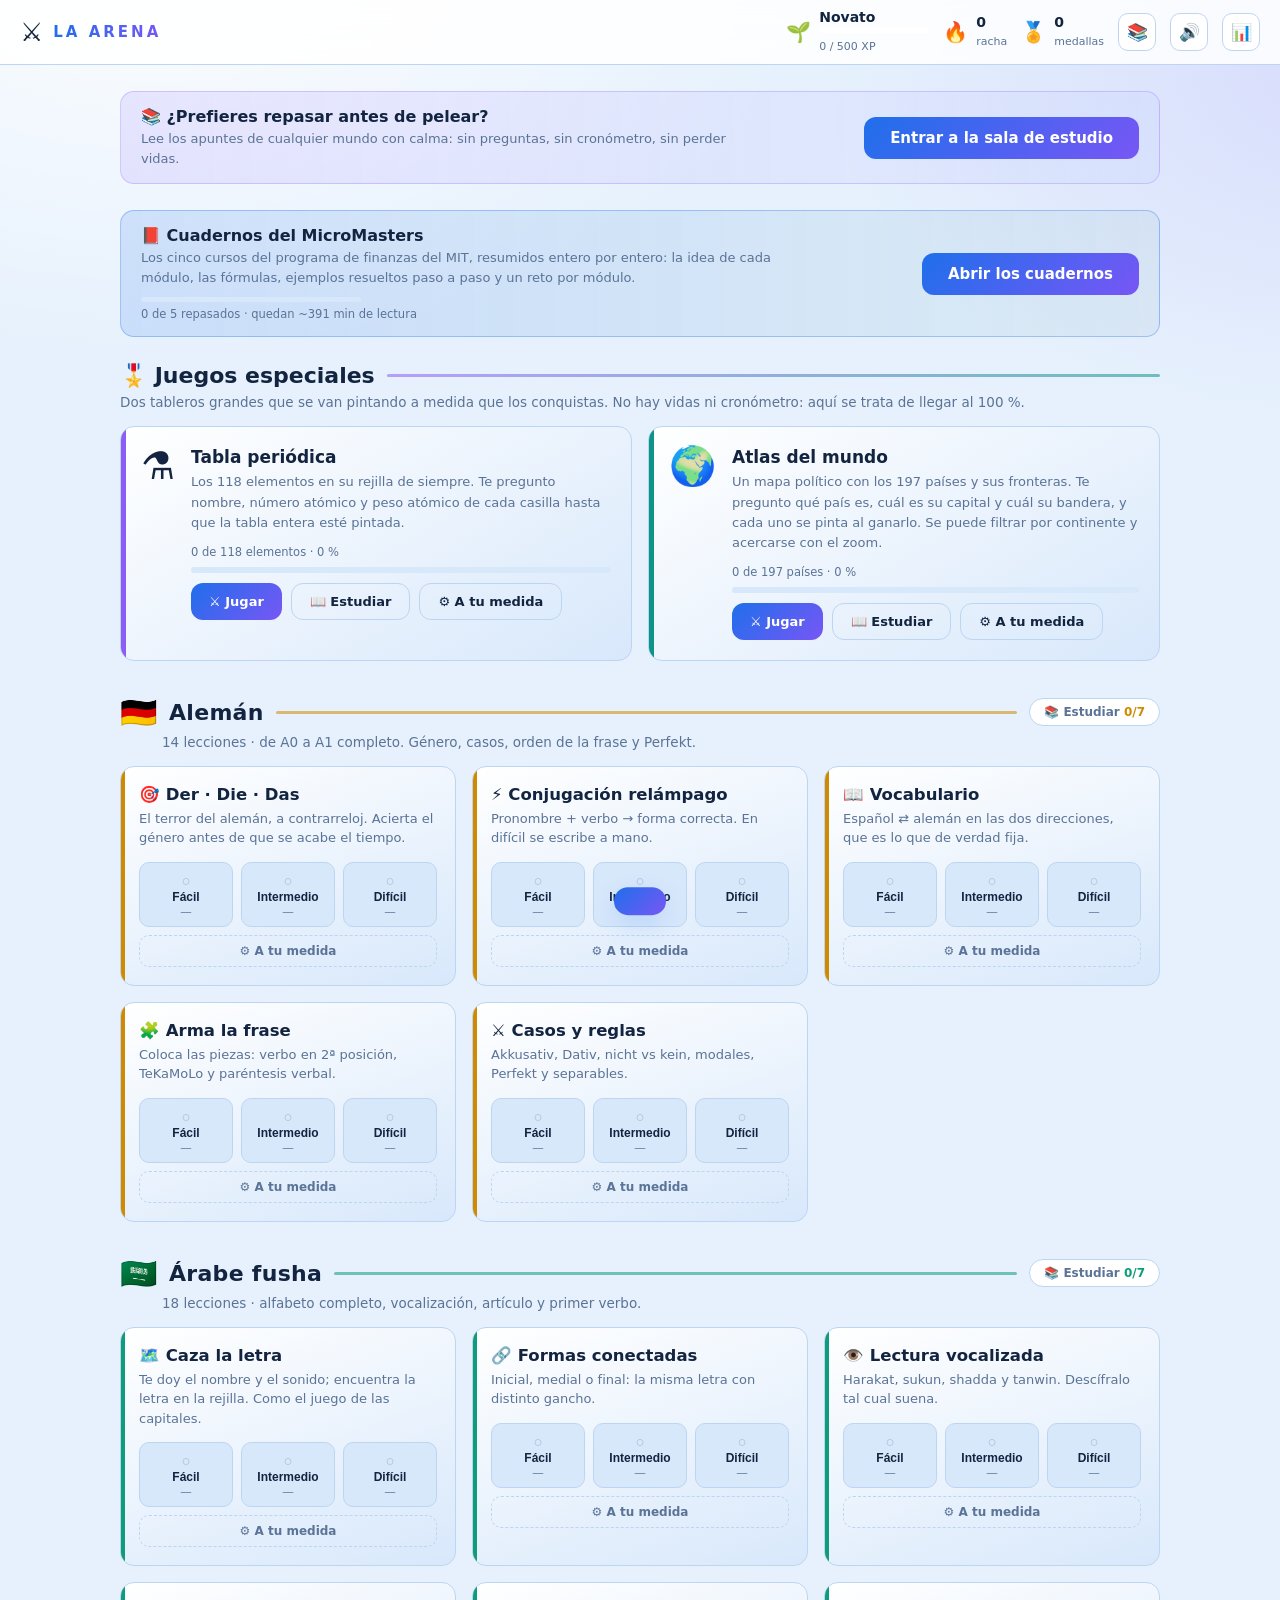
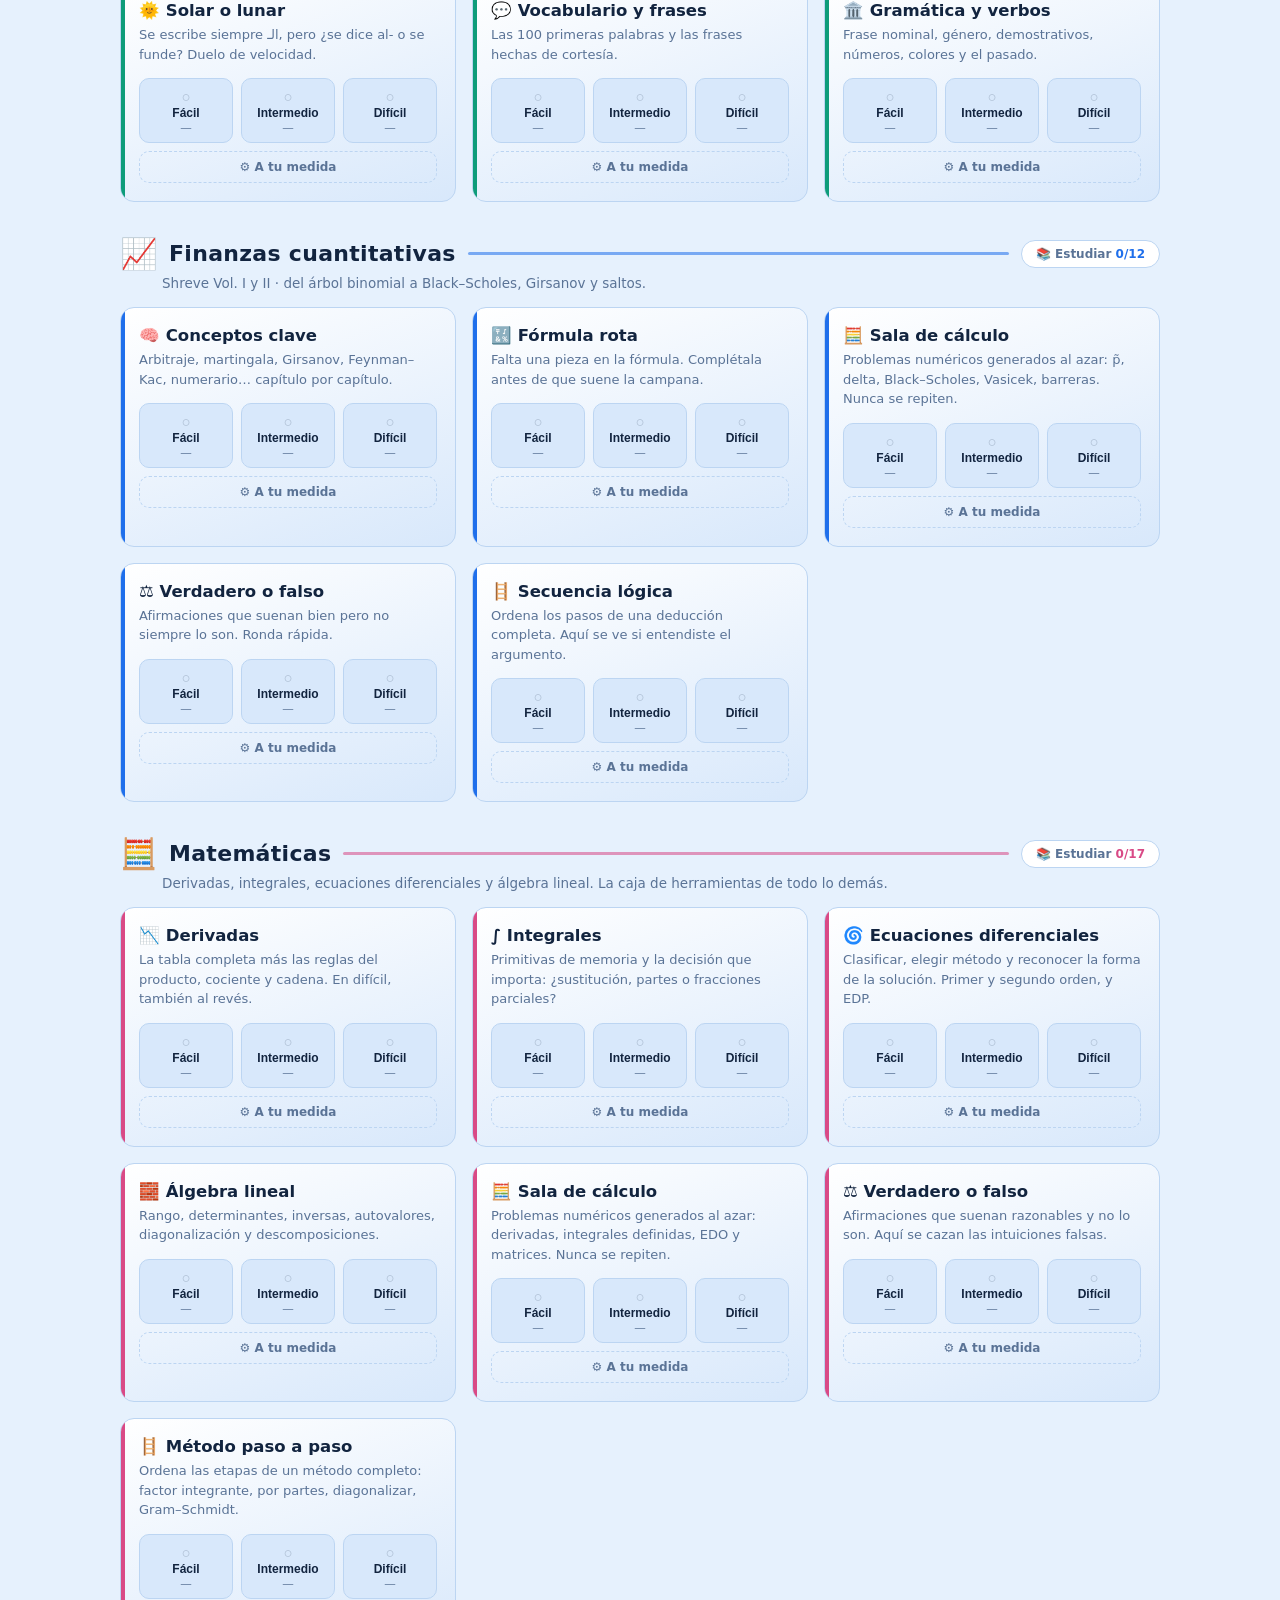
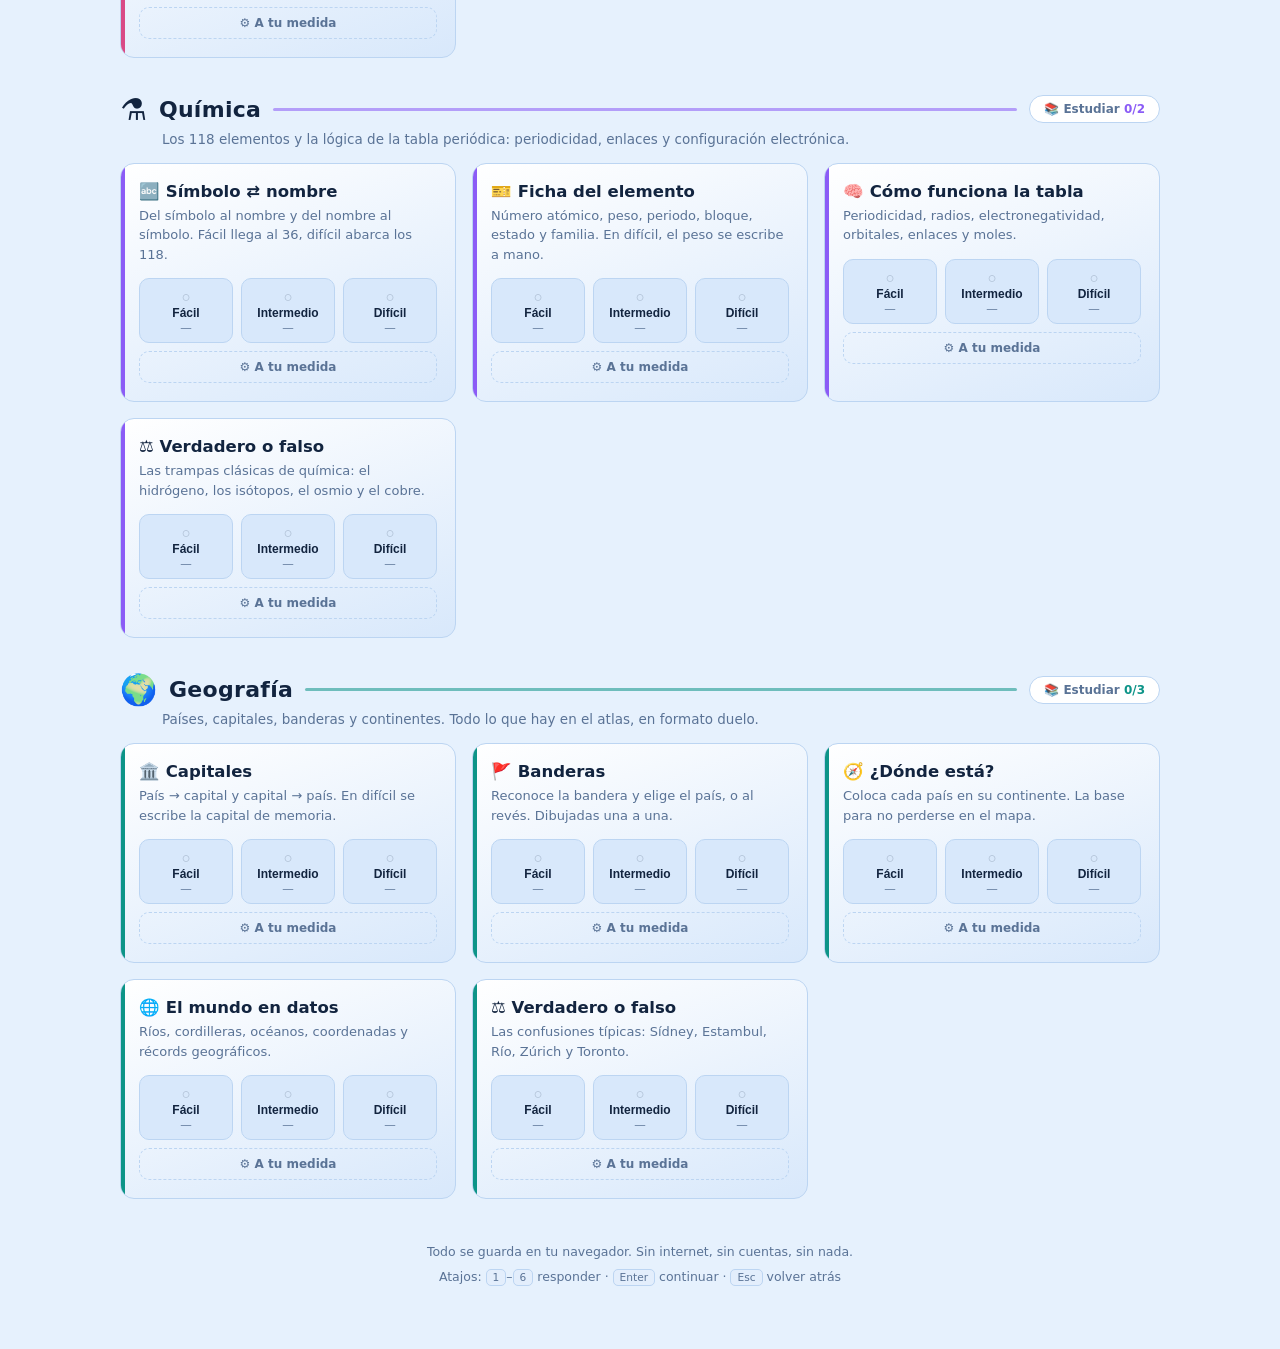
<file: index.html>
<!DOCTYPE html>
<html lang="es">
<head>
<meta charset="utf-8">
<meta name="viewport" content="width=device-width, initial-scale=1">
<title>La Arena · Dojo de Joaquín</title>
<link rel="stylesheet" href="css/estilos.css">
<link rel="stylesheet" href="css/especiales.css">

<!-- Instalable y sin internet cuando está publicada. Con Jugar.bat (file://)
     todo esto se ignora solo: el manifiesto no aplica y el service worker
     ni se registra, así que la app local sigue funcionando igual. -->
<link rel="manifest" href="manifest.webmanifest">
<meta name="theme-color" content="#2f6fed">
<meta name="apple-mobile-web-app-capable" content="yes">
<meta name="apple-mobile-web-app-status-bar-style" content="default">
<meta name="apple-mobile-web-app-title" content="La Arena">
<link rel="apple-touch-icon" href="iconos/icono-192.png">
<link rel="icon" href="iconos/icono-192.png">
</head>
<body>

<!-- ================= CABECERA ================= -->
<header id="barra">
  <div class="marca" id="ir-inicio">
    <span class="logo">⚔️</span>
    <span class="titulo">LA ARENA</span>
  </div>
  <div class="stats-barra">
    <div class="stat" title="Rango actual">
      <span class="stat-icono" id="rango-icono">🌱</span>
      <div class="stat-txt">
        <b id="rango-nombre">Novato</b>
        <div class="barra-xp"><i id="barra-xp-fill"></i></div>
        <small id="rango-xp">0 / 500 XP</small>
      </div>
    </div>
    <div class="stat" title="Racha diaria: días seguidos entrenando">
      <span class="stat-icono">🔥</span>
      <div class="stat-txt"><b id="racha-num">0</b><small>racha</small></div>
    </div>
    <div class="stat" title="Medallas ganadas">
      <span class="stat-icono">🏅</span>
      <div class="stat-txt"><b id="medallas-num">0</b><small>medallas</small></div>
    </div>
    <button class="btn-icono" id="btn-estudiar" title="Sala de estudio: leer los apuntes sin preguntas">📚</button>
    <button class="btn-icono" id="btn-sonido" title="Activar / desactivar sonido">🔊</button>
    <button class="btn-icono" id="btn-perfil" title="Ver mi progreso">📊</button>
  </div>
</header>

<main>

<!-- ================= INICIO ================= -->
<section id="pantalla-inicio" class="pantalla activa">

  <div id="aviso-repaso" class="aviso oculto">
    <span>⚠️ Tienes <b id="repaso-cuenta">0</b> conceptos flojos acumulados.</span>
    <button class="btn btn-peligro" id="btn-repaso">Duelo de repaso</button>
  </div>

  <div class="banda-estudio">
    <div>
      <b>📚 ¿Prefieres repasar antes de pelear?</b>
      <p>Lee los apuntes de cualquier mundo con calma: sin preguntas, sin cronómetro, sin perder vidas.</p>
    </div>
    <button class="btn" id="btn-ir-estudio">Entrar a la sala de estudio</button>
  </div>

  <div class="banda-cuad" id="cuadernos">
    <div>
      <b>📕 Cuadernos del MicroMasters</b>
      <p>Los cinco cursos del programa de finanzas del MIT, resumidos entero por entero: la idea de cada módulo, las fórmulas, ejemplos resueltos paso a paso y un reto por módulo.</p>
      <span class="banda-cuad-prog"><i id="cuad-banda-fill"></i></span>
      <small id="cuad-banda-txt"></small>
    </div>
    <button class="btn" id="btn-ir-cuadernos">Abrir los cuadernos</button>
  </div>

  <div class="especiales-cab">
    <h2>🎖️ Juegos especiales</h2>
    <span class="cinta"></span>
  </div>
  <p class="mundo-desc" style="margin-left:0">Dos tableros grandes que se van pintando a medida que los conquistas. No hay vidas ni cronómetro: aquí se trata de llegar al 100&nbsp;%.</p>
  <div id="especiales" class="rejilla-especiales"></div>

  <div id="mundos" style="margin-top:34px"></div>

  <footer class="pie">
    <p>Todo se guarda en tu navegador. Sin internet, sin cuentas, sin nada.</p>
    <p class="pie-tecla">Atajos: <kbd>1</kbd>–<kbd>6</kbd> responder · <kbd>Enter</kbd> continuar · <kbd>Esc</kbd> volver atrás</p>
  </footer>
</section>

<!-- ================= JUEGO ================= -->
<section id="pantalla-juego" class="pantalla">
  <div id="hud">
    <button class="btn-icono" id="btn-salir" title="Abandonar batalla">✕</button>
    <div id="hud-vidas" class="vidas"></div>
    <div id="hud-progreso" class="progreso-caja">
      <div class="progreso"><i id="progreso-fill"></i></div>
      <small id="progreso-txt">0 / 10</small>
    </div>
    <div id="hud-combo" class="combo">×1</div>
    <div id="hud-puntos" class="puntos">0</div>
  </div>

  <div id="cronometro" class="cronometro oculto"><i id="cronometro-fill"></i></div>

  <div id="zona-pregunta">
    <div id="etiqueta-juego" class="etiqueta"></div>
    <div id="enunciado"></div>
    <div id="subenunciado" class="sub"></div>
    <div id="zona-respuesta"></div>
    <div id="pista-caja" class="pista oculta"></div>
  </div>

  <div id="feedback" class="feedback oculto">
    <div id="feedback-cabecera"></div>
    <div id="feedback-nota"></div>
    <button class="btn btn-grande" id="btn-siguiente">Siguiente →</button>
  </div>
</section>

<!-- ================= RESULTADO ================= -->
<section id="pantalla-fin" class="pantalla">
  <div class="resultado">
    <div id="fin-estrellas" class="estrellas"></div>
    <h1 id="fin-titulo">¡Victoria!</h1>
    <p id="fin-sub" class="fin-sub"></p>
    <div class="rejilla-res">
      <div class="res-caja"><b id="fin-aciertos">0</b><small>aciertos</small></div>
      <div class="res-caja"><b id="fin-precision">0%</b><small>precisión</small></div>
      <div class="res-caja"><b id="fin-combo">0</b><small>mejor combo</small></div>
      <div class="res-caja destacada"><b id="fin-xp">+0</b><small>XP ganado</small></div>
    </div>
    <div id="fin-logros" class="logros"></div>
    <div class="acciones">
      <button class="btn btn-grande" id="btn-otra">Otra batalla</button>
      <button class="btn btn-fantasma" id="btn-volver">Volver al dojo</button>
    </div>
  </div>
</section>

<!-- ================= ESTUDIO · ÍNDICE ================= -->
<section id="pantalla-estudio" class="pantalla">
  <div class="estudio-cab">
    <h1>📚 Sala de estudio</h1>
    <p>Los mismos temas que salen en los juegos, explicados de corrido. Aquí no se pierde nada: lee, repasa y cuando lo tengas claro, baja a la arena.</p>
  </div>
  <div class="banda-cuad banda-cuad-min">
    <div>
      <b>📕 ¿Buscas los cuadernos del MicroMasters?</b>
      <p>Los apuntes de aquí abajo son de repaso rápido. Los cinco cursos del MIT están resumidos aparte, cada uno en su propia página.</p>
    </div>
    <button class="btn btn-fantasma" id="btn-estudio-cuadernos">Ver los cuadernos</button>
  </div>

  <div id="estudio-filtros" class="chips"></div>
  <div id="estudio-lista"></div>
  <div class="acciones" style="margin-top:30px">
    <button class="btn btn-fantasma" id="btn-estudio-volver">← Volver al dojo</button>
  </div>
</section>

<!-- ================= ESTUDIO · LECTURA ================= -->
<section id="pantalla-lectura" class="pantalla">
  <article class="lectura">
    <div class="lectura-top">
      <button class="btn-icono" id="btn-lectura-volver" title="Volver al índice de apuntes">←</button>
      <div id="lectura-migas" class="migas"></div>
    </div>
    <h1 id="lectura-titulo"></h1>
    <p id="lectura-res" class="lectura-res"></p>

    <nav id="lectura-indice" class="indice-ap"></nav>

    <div id="lectura-cuerpo"></div>

    <div class="lectura-pie">
      <button class="btn btn-grande" id="btn-marcar-leido"></button>
      <div id="lectura-nav" class="lectura-nav"></div>
      <button class="btn btn-fantasma" id="btn-lectura-jugar">⚔️ Jugar los juegos de este mundo</button>
    </div>
  </article>
</section>

<!-- ================= CUADERNOS ================= -->
<section id="pantalla-cuadernos" class="pantalla">
  <div class="cuadernos-cab">
    <h1>📕 Cuadernos del MicroMasters</h1>
    <p>Los cinco cursos del <b>MITx MicroMasters in Finance</b>, cada uno resumido en un cuaderno propio.
       No son preguntas: se leen. Cada módulo trae la idea en una frase, las fórmulas que hay que saberse,
       ejemplos numéricos resueltos línea por línea, la trampa que cae en el examen y un reto con la
       solución escondida. Están en el orden de estudio recomendado.</p>
    <div class="cuadernos-prog">
      <small id="cuadernos-cuenta">0 de 5 repasados</small>
      <div class="barra"><i id="cuadernos-barra"></i></div>
    </div>
  </div>

  <div id="cuadernos-lista"></div>

  <div class="acciones" style="margin-top:30px">
    <button class="btn btn-fantasma" id="btn-cuadernos-volver">← Volver al dojo</button>
  </div>
</section>

<!-- ================= TABLA PERIÓDICA ================= -->
<section id="pantalla-tabla" class="pantalla">
  <div class="tablero-cab">
    <button class="btn-icono" id="qu-volver" title="Volver al dojo">←</button>
    <div>
      <h1>⚗️ Tabla periódica</h1>
      <p class="sub-t">Los 118 elementos. En <b>estudiar</b> ves la ficha completa de cada uno; en <b>conquistar</b> te pregunto el nombre, el número atómico y el peso, y solo con las tres bien se pinta la casilla.</p>
    </div>
    <div class="tablero-modos">
      <button class="modo-btn" id="qu-modo-estudio">📖 Estudiar</button>
      <button class="modo-btn" id="qu-modo-conquista">⚔️ Conquistar</button>
      <button class="modo-btn" id="qu-modo-perso">⚙️ A tu medida</button>
    </div>
  </div>

  <div class="tablero-progreso">
    <small id="qu-progreso-txt">0 / 118</small>
    <div class="barra"><i id="qu-progreso-fill"></i></div>
  </div>

  <div class="tablero-cuerpo">
    <div>
      <div class="qu-scroll"><div id="qu-rejilla"></div></div>
      <div id="qu-leyenda"></div>
    </div>
    <aside id="qu-panel"></aside>
  </div>
</section>

<!-- ================= ATLAS DEL MUNDO ================= -->
<section id="pantalla-atlas" class="pantalla">
  <div class="tablero-cab">
    <button class="btn-icono" id="ge-volver" title="Volver al dojo">←</button>
    <div>
      <h1>🌍 Atlas del mundo</h1>
      <p class="sub-t">Toca cualquier país del mapa. En <b>estudiar</b> ves su capital y su bandera; en <b>conquistar</b> te pregunto qué país es, cuál es su capital y cuál su bandera.</p>
    </div>
    <div class="tablero-modos">
      <button class="modo-btn" id="ge-modo-estudio">📖 Estudiar</button>
      <button class="modo-btn" id="ge-modo-conquista">⚔️ Conquistar</button>
      <button class="modo-btn" id="ge-modo-perso">⚙️ A tu medida</button>
    </div>
  </div>

  <div class="tablero-progreso">
    <small id="ge-progreso-txt">0 / 0</small>
    <div class="barra"><i id="ge-progreso-fill"></i></div>
  </div>

  <div id="ge-continentes" class="chips"></div>

  <div class="tablero-cuerpo">
    <div id="ge-mapa"></div>
    <aside id="ge-panel"></aside>
  </div>
</section>

<!-- ================= PERFIL ================= -->
<section id="pantalla-perfil" class="pantalla">
  <div class="perfil">
    <h1>📊 Mi progreso</h1>
    <div id="perfil-resumen" class="rejilla-res"></div>
    <h2>🏅 Vitrina de medallas</h2>
    <div id="perfil-medallas"></div>
    <h2>🎯 Lo que más se te resiste</h2>
    <div id="perfil-flojos"></div>
    <h2>💾 Llevarme el progreso a otro dispositivo</h2>
    <div class="copia">
      <p>El progreso se guarda en este navegador, así que no viaja solo. Guarda una copia
         aquí, ábrela en el otro dispositivo y se juntan las dos partidas: se quedan las
         medallas mejores y todo lo conquistado en cualquiera de los dos.</p>
      <div class="copia-btns">
        <button class="btn" id="btn-exportar">⬇️ Guardar copia</button>
        <button class="btn btn-fantasma" id="btn-importar">⬆️ Restaurar copia</button>
        <input type="file" id="campo-copia" accept=".json,application/json" hidden>
      </div>
      <p id="copia-aviso" class="copia-aviso"></p>
    </div>

    <div class="acciones">
      <button class="btn btn-fantasma" id="btn-perfil-volver">Volver</button>
      <button class="btn btn-peligro-fantasma" id="btn-borrar">Borrar todo mi progreso</button>
    </div>
  </div>
</section>

</main>

<!-- ================= NIVEL PERSONALIZADO ================= -->
<div id="perso" class="modal oculto">
  <div class="modal-caja" role="dialog" aria-modal="true" aria-labelledby="perso-titulo">
    <div class="modal-cab">
      <div>
        <h2 id="perso-titulo">⚙️ A tu medida</h2>
        <p id="perso-juego" class="modal-sub"></p>
      </div>
      <button class="btn-icono" id="perso-cerrar" title="Cerrar">✕</button>
    </div>

    <div class="perso-campo" id="perso-campo-base">
      <label>Contenido y dificultad de las preguntas</label>
      <div id="perso-base" class="perso-chips"></div>
      <small id="perso-base-nota"></small>
    </div>

    <div class="perso-campo">
      <label for="perso-preguntas"><span id="perso-preguntas-tit">Preguntas</span> · <b id="perso-preguntas-val">15</b></label>
      <input type="range" id="perso-preguntas" min="3" max="40" step="1">
      <small id="perso-preguntas-nota"></small>
    </div>

    <div class="perso-campo">
      <label for="perso-vidas">Vidas · <b id="perso-vidas-val">5</b></label>
      <input type="range" id="perso-vidas" min="1" max="10" step="1">
      <small id="perso-vidas-nota"></small>
    </div>

    <div class="perso-campo">
      <label for="perso-tiempo">Tiempo por pregunta · <b id="perso-tiempo-val">sin límite</b></label>
      <input type="range" id="perso-tiempo" min="0" max="90" step="1">
      <small id="perso-tiempo-nota"></small>
    </div>

    <div class="perso-campo">
      <label>Atajos</label>
      <div id="perso-presets" class="perso-chips"></div>
    </div>

    <p id="perso-resumen" class="perso-resumen"></p>

    <div class="modal-acciones">
      <button class="btn btn-grande" id="perso-empezar">⚔️ Empezar batalla</button>
      <button class="btn btn-fantasma" id="perso-cancelar">Cancelar</button>
    </div>
  </div>
</div>

<div id="brindis" class="brindis"></div>

<script src="datos/aleman.js" charset="utf-8"></script>
<script src="datos/arabe.js" charset="utf-8"></script>
<script src="datos/finanzas.js" charset="utf-8"></script>
<script src="datos/matematicas.js" charset="utf-8"></script>
<script src="datos/quimica.js" charset="utf-8"></script>
<script src="datos/geografia.js" charset="utf-8"></script>
<script src="datos/mapa-mundi.js" charset="utf-8"></script>
<script src="datos/apuntes-aleman.js" charset="utf-8"></script>
<script src="datos/apuntes-arabe.js" charset="utf-8"></script>
<script src="datos/apuntes-finanzas.js" charset="utf-8"></script>
<script src="datos/apuntes-matematicas.js" charset="utf-8"></script>
<script src="datos/apuntes-quimica.js" charset="utf-8"></script>
<script src="datos/apuntes-geografia.js" charset="utf-8"></script>
<script src="datos/cuadernos.js" charset="utf-8"></script>
<script src="datos/ejercicios-matematicas.js" charset="utf-8"></script>
<script src="datos/ejercicios-finanzas.js" charset="utf-8"></script>
<script src="js/motor.js" charset="utf-8"></script>
<script src="js/juegos.js" charset="utf-8"></script>
<script src="js/estudio.js" charset="utf-8"></script>
<script src="js/cuadernos.js" charset="utf-8"></script>
<script src="js/especiales.js" charset="utf-8"></script>
<script src="js/app.js" charset="utf-8"></script>

<script>
/* El service worker solo existe en la versión publicada: en file:// no está
   permitido y lanzaría un error en la consola cada vez que se abre. */
if("serviceWorker" in navigator && location.protocol.startsWith("http")){
  window.addEventListener("load", () => {
    navigator.serviceWorker.register("sw.js").catch(() => {});
  });
}
</script>
</body>
</html>
</file>
<file: css/estilos.css>
/* ============================================================
   LA ARENA — hoja de estilos
   ============================================================ */

:root{
  /* Tema claro · azul cielo */
  --fondo:      #e6f1fd;
  --fondo-2:    #d8e8fb;
  --panel:      #ffffff;
  --panel-alto: #e3eefc;
  --borde:      #bcd5f2;
  --texto:      #12243f;
  --texto-2:    #5a7396;
  --acento:     #1f6feb;
  --acento-2:   #7856f5;
  --ok:         #0f9d6e;
  --mal:        #dc3d54;
  --oro:        #c98a06;
  --plata:      #8b9bb2;
  --bronce:     #ac6a2c;

  --de:  #d08a00;   /* alemán  */
  --ar:  #0e9c7a;   /* árabe   */
  --fi:  #1f6feb;   /* finanzas*/
  --ma:  #d94a86;   /* matemáticas */
  --qu:  #8b5cf6;   /* química · tabla periódica */
  --ge:  #0d9488;   /* geografía · atlas */

  --r: 14px;
  --sombra: 0 10px 26px rgba(31,111,235,.16);
}

*{ box-sizing:border-box; margin:0; padding:0; }

html,body{ height:100%; }

body{
  font-family:"Segoe UI", system-ui, -apple-system, Roboto, sans-serif;
  background:
    radial-gradient(1100px 700px at 12% -8%,  rgba(255,255,255,.95), transparent 62%),
    radial-gradient(900px 600px at 105% 8%,  rgba(120,86,245,.13), transparent 58%),
    var(--fondo);
  background-attachment:fixed;
  color:var(--texto);
  min-height:100vh;
  -webkit-font-smoothing:antialiased;
}

kbd{
  background:var(--panel-alto); border:1px solid var(--borde);
  border-radius:5px; padding:1px 6px; font-size:.85em; font-family:inherit;
}

/* ---------------- Cabecera ---------------- */
#barra{
  position:sticky; top:0; z-index:50;
  display:flex; align-items:center; justify-content:space-between;
  gap:16px; padding:10px 20px;
  background:rgba(255,255,255,.85);
  backdrop-filter:blur(14px);
  border-bottom:1px solid var(--borde);
}
.marca{ display:flex; align-items:center; gap:10px; cursor:pointer; user-select:none; }
.marca .logo{ font-size:26px; }
.marca .titulo{ font-weight:800; letter-spacing:3px; font-size:15px;
  background:linear-gradient(90deg,var(--acento),var(--acento-2));
  -webkit-background-clip:text; background-clip:text; color:transparent; }

.stats-barra{ display:flex; align-items:center; gap:14px; flex-wrap:wrap; }
.stat{ display:flex; align-items:center; gap:8px; }
.stat-icono{ font-size:20px; }
.stat-txt b{ display:block; font-size:14px; line-height:1.1; }
.stat-txt small{ color:var(--texto-2); font-size:11px; }
.barra-xp{ width:110px; height:5px; background:var(--panel); border-radius:99px; overflow:hidden; margin:3px 0 2px; }
.barra-xp i{ display:block; height:100%; width:0;
  background:linear-gradient(90deg,var(--acento),var(--acento-2)); transition:width .5s ease; }

.btn-icono{
  background:var(--panel); border:1px solid var(--borde); color:var(--texto);
  width:38px; height:38px; border-radius:10px; font-size:17px; cursor:pointer;
  transition:.15s;
}
.btn-icono:hover{ background:var(--panel-alto); transform:translateY(-1px); }

/* ---------------- Pantallas ---------------- */
main{ max-width:1080px; margin:0 auto; padding:26px 20px 60px; }
.pantalla{ display:none; animation:aparece .3s ease; }
.pantalla.activa{ display:block; }
@keyframes aparece{ from{opacity:0; transform:translateY(10px);} to{opacity:1; transform:none;} }
.oculto,.oculta{ display:none !important; }

/* ---------------- Aviso de repaso ---------------- */
.aviso{
  display:flex; align-items:center; justify-content:space-between; gap:14px; flex-wrap:wrap;
  background:linear-gradient(90deg, rgba(244,91,110,.16), rgba(244,91,110,.05));
  border:1px solid rgba(244,91,110,.4); border-radius:var(--r);
  padding:14px 18px; margin-bottom:22px;
}

/* ---------------- Mundos y juegos ---------------- */
.mundo{ margin-bottom:34px; }
.mundo-cab{ display:flex; align-items:center; gap:12px; margin-bottom:4px; }
.mundo-cab .emo{ font-size:30px; }
.mundo-cab h2{ font-size:22px; letter-spacing:.3px; }
.mundo-cab .cinta{ height:3px; flex:1; border-radius:99px; opacity:.55; }
.mundo-desc{ color:var(--texto-2); font-size:13.5px; margin:0 0 16px 42px; }

.rejilla-juegos{ display:grid; grid-template-columns:repeat(auto-fill,minmax(300px,1fr)); gap:16px; }

.carta{
  background:linear-gradient(160deg,var(--panel),var(--fondo-2));
  border:1px solid var(--borde); border-radius:var(--r);
  padding:18px; position:relative; overflow:hidden;
  transition:.18s;
}
.carta::before{ content:""; position:absolute; inset:0 auto 0 0; width:4px; background:var(--c,var(--acento)); }
.carta:hover{ transform:translateY(-3px); box-shadow:var(--sombra); border-color:var(--c,var(--acento)); }
.carta h3{ font-size:16.5px; margin-bottom:5px; display:flex; align-items:center; gap:8px; }
.carta p{ color:var(--texto-2); font-size:13px; line-height:1.5; min-height:38px; margin-bottom:14px; }

.niveles{ display:flex; gap:8px; }
.niv{
  flex:1; border:1px solid var(--borde); background:var(--fondo-2);
  color:var(--texto); border-radius:10px; padding:9px 4px; cursor:pointer;
  font-size:12px; font-weight:600; transition:.15s; position:relative;
}
.niv:hover{ background:var(--panel-alto); border-color:var(--c,var(--acento)); }
.niv .medalla{ display:block; font-size:15px; height:18px; line-height:18px; }
.niv .sinmedalla{ opacity:.22; }
.niv small{ display:block; color:var(--texto-2); font-weight:500; font-size:10.5px; margin-top:1px; }

.niv-perso{
  width:100%; margin-top:8px; border:1px dashed var(--borde); background:transparent;
  color:var(--texto-2); border-radius:10px; padding:8px 4px; cursor:pointer;
  font-size:12px; font-weight:600; font-family:inherit; transition:.15s;
}
.niv-perso:hover{ background:var(--panel-alto); color:var(--texto); border-color:var(--c,var(--acento)); border-style:solid; }

/* ---------------- Nivel personalizado (modal) ---------------- */
.modal{
  position:fixed; inset:0; z-index:120;
  display:flex; align-items:center; justify-content:center; padding:18px;
  background:rgba(18,36,63,.45); backdrop-filter:blur(3px);
}
.modal-caja{
  background:linear-gradient(160deg,var(--panel),var(--fondo-2));
  border:1px solid var(--borde); border-radius:var(--r);
  box-shadow:var(--sombra); padding:22px 24px;
  width:min(520px,100%); max-height:92vh; overflow:auto;
  animation:aparece .18s ease-out;
}
@keyframes aparece{ from{ opacity:0; transform:translateY(10px); } to{ opacity:1; transform:none; } }

.modal-cab{ display:flex; align-items:flex-start; justify-content:space-between; gap:12px; margin-bottom:16px; }
.modal-cab h2{ font-size:20px; }
.modal-sub{ color:var(--texto-2); font-size:13px; margin-top:3px; }

.perso-campo{ margin-bottom:16px; }
.perso-campo > label{
  display:block; font-size:12.5px; font-weight:600; color:var(--texto-2);
  text-transform:uppercase; letter-spacing:.4px; margin-bottom:7px;
}
.perso-campo > label b{ color:var(--texto); text-transform:none; letter-spacing:0; font-size:14px; }
.perso-campo small{ display:block; color:var(--texto-2); font-size:11.5px; margin-top:5px; line-height:1.5; }
.perso-campo small.aviso-banco{ color:var(--bronce); }

.perso-campo input[type=range]{
  width:100%; height:22px; accent-color:var(--acento); cursor:pointer; margin:0;
}

.perso-chips{ display:flex; flex-wrap:wrap; gap:8px; }
.perso-chips .chip{ padding:7px 14px; font-size:12.5px; }

.perso-resumen{
  background:var(--panel-alto); border:1px solid var(--borde); border-radius:10px;
  padding:11px 14px; font-size:13px; line-height:1.6; color:var(--texto);
  margin:4px 0 18px;
}
.modal-acciones{ display:flex; gap:10px; flex-wrap:wrap; }
.modal-acciones .btn{ flex:1; }

/* ---------------- HUD ---------------- */
#hud{
  display:flex; align-items:center; gap:14px; flex-wrap:wrap;
  background:var(--panel); border:1px solid var(--borde);
  border-radius:var(--r); padding:12px 16px; margin-bottom:16px;
}
.vidas{ font-size:18px; letter-spacing:2px; }
.progreso-caja{ flex:1; min-width:130px; }
.progreso{ height:8px; background:var(--fondo); border-radius:99px; overflow:hidden; }
.progreso i{ display:block; height:100%; width:0; background:linear-gradient(90deg,var(--acento),var(--acento-2)); transition:width .3s; }
.progreso-caja small{ color:var(--texto-2); font-size:11px; }
.combo{ font-weight:800; font-size:18px; color:var(--oro); min-width:46px; text-align:center; transition:.2s; }
.combo.pulso{ transform:scale(1.45); }
.puntos{ font-weight:800; font-size:20px; min-width:70px; text-align:right; }

.cronometro{ height:5px; background:var(--panel); border-radius:99px; overflow:hidden; margin-bottom:20px; }
.cronometro i{ display:block; height:100%; width:100%; background:var(--ok); transition:width .12s linear, background .3s; }
.cronometro i.aviso-t{ background:var(--oro); }
.cronometro i.urgente{ background:var(--mal); }

/* ---------------- Pregunta ---------------- */
/* espacio inferior para que el panel de feedback (fijo abajo) no tape nada */
#pantalla-juego{ padding-bottom:230px; }
#zona-pregunta{ text-align:center; padding:10px 0 20px; }
.etiqueta{
  display:inline-block; font-size:11px; letter-spacing:1.6px; text-transform:uppercase;
  color:var(--texto-2); border:1px solid var(--borde); border-radius:99px;
  padding:4px 12px; margin-bottom:18px;
}
#enunciado{ font-size:25px; font-weight:700; line-height:1.45; margin-bottom:8px; }
#enunciado .grande{ font-size:46px; display:block; margin:10px 0; }
#enunciado .clave{ color:var(--oro); }
.sub{ color:var(--texto-2); font-size:14.5px; margin-bottom:22px; line-height:1.5; }
.pista{ margin-top:16px; color:var(--texto-2); font-size:13px; font-style:italic; }

/* árabe */
.ar{ font-family:"Traditional Arabic","Arabic Typesetting","Amiri","Segoe UI",Tahoma,sans-serif;
     direction:rtl; unicode-bidi:isolate; line-height:2; }
.ar-gigante{ font-size:88px; line-height:1.5; display:block; margin:6px 0 2px; }
.ar-grande{ font-size:46px; }
.mono{ font-family:Consolas,"Courier New",monospace; }

/* ---------------- Respuestas ---------------- */
.opciones{ display:grid; gap:11px; max-width:640px; margin:0 auto; }
.opciones.dos{ grid-template-columns:1fr 1fr; }
.opciones.tres{ grid-template-columns:repeat(3,1fr); }

.op{
  display:flex; align-items:center; gap:12px; text-align:left;
  background:var(--panel); border:2px solid var(--borde); color:var(--texto);
  border-radius:12px; padding:15px 17px; font-size:16px; cursor:pointer;
  transition:.13s; font-family:inherit; width:100%;
}
.op:hover:not(:disabled){ border-color:var(--acento); background:var(--panel-alto); transform:translateX(3px); }
.op .tecla{
  flex:0 0 26px; height:26px; border-radius:7px; background:var(--fondo);
  border:1px solid var(--borde); display:grid; place-items:center;
  font-size:12px; color:var(--texto-2); font-weight:700;
}
.op.correcta{ border-color:var(--ok); background:rgba(52,211,153,.14); }
.op.incorrecta{ border-color:var(--mal); background:rgba(244,91,110,.14); }
.op:disabled{ cursor:default; opacity:.62; }
.op.correcta:disabled,.op.incorrecta:disabled{ opacity:1; }

/* rejilla tipo "mapa" */
.rejilla{ display:grid; gap:9px; max-width:660px; margin:0 auto; }
.celda{
  aspect-ratio:1/1; display:grid; place-items:center;
  background:var(--panel); border:2px solid var(--borde); border-radius:12px;
  color:var(--texto); font-size:34px; cursor:pointer; transition:.12s;
  font-family:"Traditional Arabic","Arabic Typesetting","Segoe UI",Tahoma,sans-serif;
}
.celda:hover:not(:disabled){ border-color:var(--acento); background:var(--panel-alto); transform:scale(1.07); }
.celda.correcta{ border-color:var(--ok); background:rgba(52,211,153,.2); transform:scale(1.07); }
.celda.incorrecta{ border-color:var(--mal); background:rgba(244,91,110,.2); }
.celda:disabled{ cursor:default; }

/* escribir / número */
.escribir{ display:flex; gap:10px; max-width:520px; margin:0 auto; }
.escribir input{
  flex:1; background:var(--panel); border:2px solid var(--borde); border-radius:12px;
  color:var(--texto); font-size:20px; padding:14px 16px; font-family:inherit; text-align:center;
}
.escribir input:focus{ outline:none; border-color:var(--acento); }
.escribir input.correcta{ border-color:var(--ok); }
.escribir input.incorrecta{ border-color:var(--mal); }

/* ordenar */
.constructor{
  min-height:74px; background:var(--fondo-2); border:2px dashed var(--borde);
  border-radius:12px; padding:12px; display:flex; flex-wrap:wrap; gap:8px;
  align-items:center; justify-content:center; max-width:760px; margin:0 auto 14px;
}
.constructor.correcta{ border-color:var(--ok); border-style:solid; }
.constructor.incorrecta{ border-color:var(--mal); border-style:solid; }
.constructor:empty::after{ content:"Toca las piezas en orden…"; color:var(--texto-2); font-size:13px; font-style:italic; }
.banco{ display:flex; flex-wrap:wrap; gap:8px; justify-content:center; max-width:760px; margin:0 auto; }
.ficha{
  background:var(--panel); border:2px solid var(--borde); color:var(--texto);
  border-radius:10px; padding:10px 15px; font-size:16.5px; cursor:pointer;
  transition:.12s; font-family:inherit;
}
.ficha:hover:not(:disabled){ border-color:var(--acento); background:var(--panel-alto); transform:translateY(-2px); }
.ficha.usada{ opacity:0; pointer-events:none; }
.ficha.paso{ font-size:14.5px; max-width:660px; text-align:left; }

/* ---------------- Feedback ---------------- */
.feedback{
  position:fixed; left:0; right:0; bottom:0; z-index:60;
  background:var(--panel); border-top:2px solid var(--borde);
  padding:18px 22px 22px; box-shadow:0 -12px 34px rgba(18,36,63,.16);
  animation:sube .22s ease;
}
@keyframes sube{ from{transform:translateY(100%);} to{transform:none;} }
.feedback.bien{ border-top-color:var(--ok); background:linear-gradient(180deg,rgba(52,211,153,.13),var(--panel)); }
.feedback.mal{ border-top-color:var(--mal); background:linear-gradient(180deg,rgba(244,91,110,.13),var(--panel)); }
.feedback .caja{ max-width:1080px; margin:0 auto; }
#feedback-cabecera{ font-size:19px; font-weight:800; margin-bottom:6px; }
#feedback-nota{ color:var(--texto-2); font-size:14px; line-height:1.6; margin-bottom:14px; }
#feedback-nota b{ color:var(--texto); }
#feedback-nota .paso{ display:block; margin:3px 0; }

.btn{
  background:linear-gradient(135deg,var(--acento),var(--acento-2));
  border:none; color:#fff; border-radius:12px; padding:12px 26px;
  font-size:15px; font-weight:700; cursor:pointer; font-family:inherit; transition:.15s;
}
.btn:hover{ filter:brightness(1.12); transform:translateY(-1px); }
.btn-grande{ padding:14px 34px; font-size:16px; }
.btn-fantasma{ background:transparent; border:1px solid var(--borde); color:var(--texto); }
.btn-fantasma:hover{ background:var(--panel-alto); }
.btn-peligro{ background:linear-gradient(135deg,#f45b6e,#c2410c); }
.btn-peligro-fantasma{ background:transparent; border:1px solid rgba(220,61,84,.5); color:#c02a41; }

/* ---------------- Resultado ---------------- */
.resultado{ text-align:center; max-width:640px; margin:20px auto; }
.estrellas{ font-size:52px; letter-spacing:6px; margin-bottom:6px; }
.estrellas .apagada{ opacity:.18; }
.resultado h1{ font-size:34px; margin-bottom:6px; }
.fin-sub{ color:var(--texto-2); margin-bottom:26px; }
.rejilla-res{ display:grid; grid-template-columns:repeat(auto-fit,minmax(120px,1fr)); gap:12px; margin-bottom:22px; }
.res-caja{ background:var(--panel); border:1px solid var(--borde); border-radius:var(--r); padding:16px 10px; }
.res-caja b{ display:block; font-size:26px; }
.res-caja small{ color:var(--texto-2); font-size:11.5px; }
.res-caja.destacada{ border-color:var(--oro); }
.res-caja.destacada b{ color:var(--oro); }
.logros{ display:flex; flex-direction:column; gap:8px; margin-bottom:26px; }
.logro{ background:rgba(251,191,36,.16); border:1px solid rgba(201,138,6,.45);
  border-radius:10px; padding:11px 14px; font-size:14px; }
.acciones{ display:flex; gap:12px; justify-content:center; flex-wrap:wrap; }

/* ---------------- Perfil ---------------- */
.perfil{ max-width:800px; margin:0 auto; }
.perfil h1{ font-size:28px; margin-bottom:20px; }
.perfil h2{ font-size:18px; margin:28px 0 14px; }
.vitrina{ display:grid; grid-template-columns:repeat(auto-fill,minmax(230px,1fr)); gap:10px; }
.vit{ background:var(--panel); border:1px solid var(--borde); border-radius:11px;
  padding:11px 13px; display:flex; align-items:center; gap:11px; font-size:13.5px; }
.vit .meds{ font-size:15px; letter-spacing:1px; }
.flojo{ background:var(--panel); border:1px solid var(--borde); border-radius:10px;
  padding:10px 13px; margin-bottom:7px; display:flex; justify-content:space-between;
  align-items:center; gap:12px; font-size:14px; }
.flojo .marca-f{ color:var(--mal); font-size:12.5px; white-space:nowrap; }
.vacio{ color:var(--texto-2); font-size:14px; font-style:italic; }

/* ---------------- Copia del progreso ---------------- */
.copia{ background:var(--panel); border:1px solid var(--borde); border-radius:12px; padding:15px 16px; }
.copia p{ color:var(--texto-2); font-size:13.5px; line-height:1.6; }
.copia-btns{ display:flex; flex-wrap:wrap; gap:10px; margin-top:13px; }
.copia-aviso{ margin-top:11px; font-size:13px; font-weight:600; min-height:1em; }
.copia-aviso.bien{ color:var(--ok); }
.copia-aviso.mal{ color:var(--mal); }

/* ---------------- Matrices (matemáticas) ---------------- */
.mat{ display:inline-flex; align-items:stretch; gap:4px; vertical-align:middle; margin:0 6px; }
.mat::before,.mat::after{
  content:""; width:8px; border:2px solid var(--texto-2); border-radius:2px;
}
.mat::before{ border-right:none; }
.mat::after{ border-left:none; }
.mat-cuerpo{ display:grid; gap:4px 14px; padding:6px 4px; font-variant-numeric:tabular-nums; }
.mat-cuerpo b{ font-weight:600; text-align:center; min-width:24px; }

/* ---------------- Banda de estudio en el hub ---------------- */
.banda-estudio{
  display:flex; align-items:center; justify-content:space-between; gap:16px; flex-wrap:wrap;
  background:linear-gradient(90deg, rgba(157,123,255,.16), rgba(108,140,255,.05));
  border:1px solid rgba(157,123,255,.35); border-radius:var(--r);
  padding:15px 20px; margin-bottom:26px;
}
.banda-estudio p{ color:var(--texto-2); font-size:13px; margin-top:3px; max-width:620px; line-height:1.5; }

.btn-estudiar-mundo{
  background:var(--panel); border:1px solid var(--borde); color:var(--texto-2);
  border-radius:99px; padding:6px 14px; font-size:12px; font-weight:600;
  cursor:pointer; font-family:inherit; transition:.15s; white-space:nowrap;
}
.btn-estudiar-mundo b{ color:var(--c,var(--acento)); }
.btn-estudiar-mundo:hover{ background:var(--panel-alto); color:var(--texto); border-color:var(--c,var(--acento)); }

/* ---------------- Estudio · índice ---------------- */
.estudio-cab h1{ font-size:28px; margin-bottom:8px; }
.estudio-cab p{ color:var(--texto-2); font-size:14px; line-height:1.6; max-width:720px; margin-bottom:22px; }

.chips{ display:flex; flex-wrap:wrap; gap:9px; margin-bottom:28px; }
.chip{
  background:var(--panel); border:1px solid var(--borde); color:var(--texto-2);
  border-radius:99px; padding:8px 16px; font-size:13px; font-weight:600;
  cursor:pointer; font-family:inherit; transition:.15s;
}
.chip:hover{ background:var(--panel-alto); color:var(--texto); }
.chip.activo{ color:var(--texto); border-color:var(--c,var(--acento)); background:var(--panel-alto); }

.cuenta-leidos{ color:var(--texto-2); font-size:12px; white-space:nowrap; }

.rejilla-temas{ display:grid; grid-template-columns:repeat(auto-fill,minmax(290px,1fr)); gap:14px; margin-top:14px; }
.tema{
  text-align:left; background:linear-gradient(160deg,var(--panel),var(--fondo-2));
  border:1px solid var(--borde); border-radius:var(--r); padding:16px 18px;
  color:var(--texto); font-family:inherit; cursor:pointer; transition:.18s;
  position:relative; overflow:hidden;
}
.tema::before{ content:""; position:absolute; inset:0 auto 0 0; width:4px; background:var(--c,var(--acento)); opacity:.65; }
.tema:hover{ transform:translateY(-3px); box-shadow:var(--sombra); border-color:var(--c,var(--acento)); }
.tema.leido::before{ opacity:1; }
.tema-cab{ display:flex; align-items:center; gap:9px; margin-bottom:9px; }
.tema-emo{ font-size:22px; }
.tema-num{
  font-size:11px; font-weight:700; color:var(--texto-2);
  border:1px solid var(--borde); border-radius:99px; padding:1px 8px;
}
.tema-tick{ margin-left:auto; color:var(--ok); font-weight:800; font-size:15px; }
.tema h3{ font-size:15.5px; margin-bottom:6px; line-height:1.35; }
.tema p{ color:var(--texto-2); font-size:12.8px; line-height:1.55; margin-bottom:10px; }
.tema small{ color:var(--texto-2); font-size:11px; opacity:.8; }

/* ---------------- Estudio · lectura ---------------- */
.lectura{ max-width:780px; margin:0 auto; }
.lectura-top{ display:flex; align-items:center; gap:12px; margin-bottom:16px; }
.migas{ color:var(--texto-2); font-size:12.5px; letter-spacing:.4px; }
.migas .sep{ opacity:.5; margin:0 4px; }
#lectura-titulo{ font-size:30px; line-height:1.25; margin-bottom:10px; }
.lectura-res{ color:var(--texto-2); font-size:15px; line-height:1.65; margin-bottom:26px;
  border-left:3px solid var(--c-lectura,var(--acento)); padding-left:14px; }

.indice-ap{ display:flex; flex-direction:column; gap:2px; margin-bottom:34px;
  background:var(--fondo-2); border:1px solid var(--borde); border-radius:var(--r); padding:12px; }
.indice-ap a{
  display:flex; align-items:center; gap:10px; color:var(--texto-2);
  text-decoration:none; font-size:13.5px; padding:7px 10px; border-radius:9px; transition:.13s;
}
.indice-ap a:hover{ background:var(--panel-alto); color:var(--texto); }
.indice-ap a span{
  flex:0 0 20px; height:20px; display:grid; place-items:center; border-radius:6px;
  background:var(--panel); font-size:11px; font-weight:700; color:var(--c-lectura,var(--acento));
}

.apartado{ margin-bottom:36px; scroll-margin-top:80px; }
.apartado h3{ font-size:19px; margin-bottom:14px; display:flex; align-items:center; gap:11px; }
.ap-num{
  flex:0 0 26px; height:26px; display:grid; place-items:center; border-radius:8px;
  background:var(--c-lectura,var(--acento)); color:#fff; font-size:13px; font-weight:800;
}
.ap-cuerpo{ font-size:15px; line-height:1.75; color:var(--texto); }
.ap-cuerpo p{ margin-bottom:13px; }
.ap-cuerpo b{ color:#08172c; }
.ap-cuerpo ul,.ap-cuerpo ol{ margin:0 0 14px 22px; }
.ap-cuerpo li{ margin-bottom:8px; }
.ap-cuerpo i{ color:var(--texto-2); }

.formula{
  background:var(--fondo-2); border:1px solid var(--borde); border-left:3px solid var(--c-lectura,var(--acento));
  border-radius:10px; padding:13px 18px; margin:14px 0; text-align:center;
  font-size:16.5px; line-height:1.8; overflow-x:auto;
}

.tabla{ width:100%; border-collapse:collapse; margin:14px 0; font-size:14px; display:block; overflow-x:auto; }
.tabla th,.tabla td{ border:1px solid var(--borde); padding:8px 12px; text-align:left; vertical-align:middle; }
.tabla th{ background:var(--panel-alto); font-size:12.5px; letter-spacing:.5px; text-transform:uppercase; color:var(--texto-2); }
.tabla td{ background:#fff; }
.tabla tr:hover td{ background:var(--panel-alto); }

.tip{
  background:rgba(251,191,36,.15); border:1px solid rgba(201,138,6,.4);
  border-radius:10px; padding:11px 15px; font-size:14px; line-height:1.65; margin:14px 0;
}

/* ---------------- Ejercicios resueltos ---------------- */
.ejer{
  background:var(--panel); border:1px solid var(--borde);
  border-left:3px solid var(--c-lectura,var(--acento));
  border-radius:11px; padding:15px 18px; margin:14px 0;
}
.ejer-enun{ font-size:15.5px; line-height:1.65; margin-bottom:12px; }
.ejer details{ border-top:1px dashed var(--borde); padding-top:12px; }
.ejer summary{
  cursor:pointer; list-style:none; user-select:none;
  color:var(--c-lectura,var(--acento)); font-weight:700; font-size:13.5px;
  display:flex; align-items:center; gap:8px;
}
.ejer summary::-webkit-details-marker{ display:none; }
.ejer summary::before{ content:"▸"; font-size:14px; transition:.15s; }
.ejer details[open] summary::before{ transform:rotate(90deg); }
.ejer details[open] summary{ margin-bottom:12px; }
.ejer summary:hover{ filter:brightness(1.15); }

ol.pasos-res{ margin:0 0 14px 20px; counter-reset:none; }
ol.pasos-res li{ margin-bottom:10px; line-height:1.7; font-size:14.5px; }
ol.pasos-res li::marker{ color:var(--c-lectura,var(--acento)); font-weight:800; }

.resultado-ej{
  background:linear-gradient(90deg, rgba(15,157,110,.14), rgba(15,157,110,.04));
  border:1px solid rgba(15,157,110,.4); border-radius:10px;
  padding:12px 16px; font-size:16px; font-weight:700; text-align:center;
  margin:6px 0 4px; line-height:1.7; overflow-x:auto;
}

.lectura-pie{
  border-top:1px solid var(--borde); padding-top:26px; margin-top:10px;
  display:flex; flex-direction:column; align-items:center; gap:16px;
}
#btn-marcar-leido small{ font-size:.75em; opacity:.85; font-weight:600; margin-left:6px; }
#btn-marcar-leido.hecho{ color:var(--ok); border-color:rgba(52,211,153,.45); cursor:default; opacity:1; }
.lectura-nav{ display:flex; gap:12px; flex-wrap:wrap; justify-content:center; }
.lectura-nav .btn{ font-size:13.5px; padding:10px 18px; max-width:300px;
  overflow:hidden; text-overflow:ellipsis; white-space:nowrap; }

/* ---------------- Brindis (toast) ---------------- */
.brindis{
  position:fixed; left:50%; bottom:24px; transform:translate(-50%,140%);
  background:linear-gradient(135deg,var(--acento),var(--acento-2)); color:#fff;
  padding:14px 26px; border-radius:99px; font-weight:700; z-index:200;
  box-shadow:var(--sombra); transition:transform .4s cubic-bezier(.2,1.4,.4,1);
  max-width:90vw; text-align:center;
}
.brindis.ver{ transform:translate(-50%,0); }

/* ---------------- Pie ---------------- */
.pie{ margin-top:40px; text-align:center; color:var(--texto-2); font-size:12.5px; line-height:2; }

/* ---------------- Sacudida ---------------- */
@keyframes sacude{ 0%,100%{transform:translateX(0);} 20%{transform:translateX(-9px);}
  40%{transform:translateX(9px);} 60%{transform:translateX(-5px);} 80%{transform:translateX(5px);} }
.sacude{ animation:sacude .38s; }

@media (max-width:640px){
  #enunciado{ font-size:20px; }
  #enunciado .grande{ font-size:34px; }
  .ar-gigante{ font-size:64px; }
  .opciones.tres{ grid-template-columns:1fr 1fr; }
  .stats-barra{ gap:9px; }
  .barra-xp{ width:70px; }
  #lectura-titulo{ font-size:23px; }
  .ap-cuerpo{ font-size:14.5px; }
  .formula{ font-size:15px; padding:11px 13px; }
  .banda-estudio{ flex-direction:column; align-items:flex-start; }
  .modal{ padding:10px; align-items:flex-end; }
  .modal-caja{ padding:18px 16px; max-height:94vh; }
  .modal-acciones .btn-grande{ padding:13px 20px; font-size:15px; }
}

/* ---------------- Cuadernos del MicroMasters ---------------- */
/* Banda del hub (y una versión chica dentro de la sala de estudio) */
.banda-cuad{
  display:flex; align-items:center; justify-content:space-between; gap:16px; flex-wrap:wrap;
  background:linear-gradient(90deg, rgba(31,111,235,.15), rgba(13,110,92,.05));
  border:1px solid rgba(31,111,235,.32); border-radius:var(--r);
  padding:15px 20px; margin-bottom:26px;
}
.banda-cuad p{ color:var(--texto-2); font-size:13px; margin-top:3px; max-width:640px; line-height:1.5; }
.banda-cuad-prog{
  display:block; height:5px; width:220px; max-width:100%; margin-top:10px;
  background:var(--fondo-2); border-radius:99px; overflow:hidden;
}
.banda-cuad-prog i{ display:block; height:100%; background:var(--acento); transition:width .5s; }
.banda-cuad small{ display:block; color:var(--texto-2); font-size:11.5px; margin-top:5px; }
.banda-cuad-min{ background:linear-gradient(90deg, rgba(31,111,235,.10), transparent); }

/* Cabecera de la pantalla */
.cuadernos-cab h1{ font-size:28px; margin-bottom:8px; }
.cuadernos-cab p{ color:var(--texto-2); font-size:14px; line-height:1.65; max-width:760px; }
.cuadernos-prog{ display:flex; align-items:center; gap:12px; margin:18px 0 26px; max-width:420px; }
.cuadernos-prog small{ color:var(--texto-2); font-size:12px; white-space:nowrap; }
.cuadernos-prog .barra{ flex:1; height:7px; background:var(--panel-alto); border-radius:99px; overflow:hidden; }
.cuadernos-prog .barra i{ display:block; height:100%; background:var(--acento); transition:width .5s; }

/* Cartas */
#cuadernos-lista{ display:flex; flex-direction:column; gap:16px; }
.carta-cuad{
  position:relative; overflow:hidden; display:flex; gap:0;
  background:linear-gradient(150deg,var(--panel),var(--fondo-2));
  border:1px solid var(--borde); border-radius:var(--r);
  transition:.18s;
}
.carta-cuad:hover{ box-shadow:var(--sombra); border-color:var(--c,var(--acento)); }
.carta-cuad.leido{ opacity:.9; }
.cuad-orden{
  flex:0 0 46px; display:flex; align-items:center; justify-content:center;
  background:var(--c,var(--acento)); color:#fff;
  font-size:19px; font-weight:800; font-variant-numeric:tabular-nums;
}
.cuad-cuerpo{ flex:1; min-width:0; padding:18px 22px; }

.cuad-cab{ display:flex; align-items:flex-start; gap:13px; margin-bottom:9px; }
.cuad-emo{ font-size:31px; line-height:1.1; }
.cuad-cod{
  display:inline-block; font-size:11px; font-weight:700; letter-spacing:.06em;
  color:var(--c,var(--acento)); margin-bottom:1px;
}
.cuad-cab h3{ font-size:18px; line-height:1.25; }
.cuad-tick{
  margin-left:auto; flex:0 0 auto; color:var(--ok); font-size:19px; font-weight:800;
}
.cuad-res{ color:var(--texto-2); font-size:13.5px; line-height:1.6; margin-bottom:12px; }

.cuad-temas{
  list-style:none; display:grid; grid-template-columns:repeat(auto-fit,minmax(215px,1fr));
  gap:4px 16px; margin-bottom:13px;
}
.cuad-temas li{
  font-size:12.5px; color:var(--texto-2); padding-left:14px; position:relative; line-height:1.5;
}
.cuad-temas li::before{
  content:""; position:absolute; left:2px; top:8px;
  width:5px; height:5px; border-radius:50%; background:var(--c,var(--acento)); opacity:.65;
}

.cuad-datos{ display:flex; flex-wrap:wrap; gap:6px 14px; font-size:11.5px; color:var(--texto-2); margin-bottom:6px; }
.cuad-pre{ display:block; font-size:11px; color:var(--texto-2); opacity:.8; margin-bottom:13px; }

.cuad-botones{ display:flex; gap:9px; flex-wrap:wrap; align-items:center; }
.cuad-botones .btn{ font-size:13px; padding:10px 18px; text-decoration:none; }
.cuad-botones .btn small{ font-weight:600; opacity:.75; margin-left:5px; font-size:11px; }
.cuad-botones .btn[disabled]{ opacity:.55; cursor:default; }
.cuad-botones a.btn{ background:var(--c,var(--acento)); border-color:var(--c,var(--acento)); }

@media (max-width:640px){
  .banda-cuad{ flex-direction:column; align-items:flex-start; }
  .cuad-orden{ flex-basis:34px; font-size:16px; }
  .cuad-cuerpo{ padding:15px 16px; }
  .cuad-temas{ grid-template-columns:1fr; }
  .cuadernos-cab h1{ font-size:23px; }
}
</file>
<file: css/especiales.css>
/* ============================================================
   ESPECIALES — tabla periódica y atlas del mundo
   ============================================================ */

/* ---------------- Cabecera común de tablero ---------------- */
.tablero-cab{
  display:flex; align-items:center; gap:14px; flex-wrap:wrap; margin-bottom:14px;
}
.tablero-cab h1{ font-size:26px; line-height:1.2; }
.tablero-cab .sub-t{ color:var(--texto-2); font-size:13px; margin-top:2px; max-width:560px; line-height:1.5; }
.tablero-modos{ display:flex; gap:8px; margin-left:auto; flex-wrap:wrap; }
.modo-btn{
  background:var(--panel); border:1px solid var(--borde); color:var(--texto-2);
  border-radius:99px; padding:9px 18px; font-size:13px; font-weight:700;
  cursor:pointer; font-family:inherit; transition:.15s; white-space:nowrap;
}
.modo-btn:hover{ background:var(--panel-alto); color:var(--texto); }
.modo-btn.activo{
  color:#fff; border-color:transparent;
  background:linear-gradient(135deg,var(--acento),var(--acento-2));
}
.tablero-progreso{
  display:flex; align-items:center; gap:12px; margin-bottom:18px;
  background:var(--panel); border:1px solid var(--borde);
  border-radius:var(--r); padding:11px 16px;
}
.tablero-progreso .barra{ flex:1; height:8px; background:var(--fondo-2); border-radius:99px; overflow:hidden; }
.tablero-progreso .barra i{ display:block; height:100%; width:0;
  background:linear-gradient(90deg,var(--acento),var(--ok)); transition:width .5s ease; }
.tablero-progreso small{ color:var(--texto-2); font-size:12.5px; white-space:nowrap; font-weight:600; }

/* minmax(0,…) es lo que impide que la rejilla de 790 px empuje la página
   hacia la derecha: la columna puede encogerse y el scroll queda dentro. */
.tablero-cuerpo{ display:grid; grid-template-columns:minmax(0,1fr) 330px; gap:20px; align-items:start; }
@media (max-width:1000px){ .tablero-cuerpo{ grid-template-columns:minmax(0,1fr); } }

/* ---------------- Tabla periódica ---------------- */
.qu-scroll{ overflow-x:auto; padding-bottom:8px; }
#qu-rejilla{
  display:grid;
  grid-template-columns:18px repeat(18, minmax(40px,1fr));
  grid-auto-rows:auto;
  gap:3px;
  min-width:790px;
}
.qu-rot{
  display:grid; place-items:center; color:var(--texto-2);
  font-size:10px; font-weight:700; letter-spacing:.5px;
}
.qu-rot-larga{ justify-content:flex-end; padding-right:6px; font-size:9.5px; text-align:right; }
.qu-hueco{ height:10px; }

.qu-celda{
  position:relative; aspect-ratio:1/1; min-height:40px;
  background:var(--panel); border:1px solid var(--borde);
  border-top:3px solid var(--c,var(--acento));
  border-radius:7px; padding:2px 1px; cursor:pointer; overflow:hidden;
  color:var(--texto); font-family:inherit; transition:.12s;
  display:flex; flex-direction:column; align-items:center; justify-content:center;
}
.qu-celda:hover{ transform:translateY(-2px) scale(1.06); z-index:5;
  box-shadow:var(--sombra); border-color:var(--c,var(--acento)); }
.qu-celda.activa{ outline:2px solid var(--acento); outline-offset:1px; z-index:6; }
.qu-celda .qu-z{ position:absolute; top:2px; left:4px; font-size:8.5px; font-style:normal; color:var(--texto-2); }
.qu-celda .qu-s{ font-size:16px; font-weight:800; line-height:1.05; }
.qu-celda .qu-n{ font-size:7.5px; font-style:normal; color:var(--texto-2); line-height:1.1;
  text-align:center; padding:0 1px; overflow:hidden; text-overflow:ellipsis; white-space:nowrap; max-width:100%; }
.qu-celda .qu-m{ font-size:7px; color:var(--texto-2); opacity:.75; }

.qu-celda.dominada{ background:linear-gradient(160deg, rgba(15,157,110,.16), var(--panel)); }
.qu-celda.dominada::after{
  content:"✓"; position:absolute; top:1px; right:3px; font-size:9px;
  color:var(--ok); font-weight:900;
}
/* en modo conquista, un elemento sin descubrir solo enseña el símbolo */
.qu-celda.oculta-datos .qu-z,
.qu-celda.oculta-datos .qu-n,
.qu-celda.oculta-datos .qu-m{ visibility:hidden; }
.qu-celda.oculta-datos{ background:var(--fondo-2); }

#qu-leyenda{ display:flex; flex-wrap:wrap; gap:6px 14px; margin-top:14px; }
.qu-lg{ display:inline-flex; align-items:center; gap:6px; font-size:11.5px; color:var(--texto-2); }
.qu-lg i{ width:11px; height:11px; border-radius:3px; display:inline-block; }

/* ---------------- Panel lateral ---------------- */
#qu-panel, #ge-panel{
  background:var(--panel); border:1px solid var(--borde); border-radius:var(--r);
  padding:18px; position:sticky; top:80px;
}
.qu-vacio{ color:var(--texto-2); font-size:13.5px; line-height:1.65; margin-bottom:14px; }
.qu-acciones{ display:flex; gap:9px; flex-wrap:wrap; align-items:center; margin-top:16px; }
.qu-acciones .btn{ font-size:13px; padding:9px 16px; }
.qu-ok{ color:var(--ok); font-weight:800; font-size:13.5px; }

.ficha-el-cab, .ficha-pa-cab{ display:flex; gap:14px; align-items:center; margin-bottom:16px; }
.ficha-simbolo{
  flex:0 0 74px; height:74px; border-radius:12px; position:relative;
  background:var(--c,var(--acento)); color:#fff;
  display:grid; place-items:center; box-shadow:var(--sombra);
}
.ficha-simbolo b{ font-size:30px; font-weight:800; line-height:1; }
.ficha-simbolo i{ position:absolute; top:5px; left:8px; font-size:11px; font-style:normal; opacity:.85; }
.ficha-simbolo small{ position:absolute; bottom:4px; font-size:9.5px; opacity:.9; }
.ficha-el h3, .ficha-pa h3{ font-size:19px; line-height:1.2; margin-bottom:3px; }
.ficha-cat{ color:var(--texto-2); font-size:12.5px; }

.ficha-datos{ display:grid; grid-template-columns:1fr 1fr; gap:8px; margin-bottom:12px; }
.ficha-datos > div{ background:var(--fondo-2); border-radius:9px; padding:8px 10px; }
.ficha-datos small{ display:block; color:var(--texto-2); font-size:10.5px; letter-spacing:.3px; }
.ficha-datos b{ font-size:14px; }
.ficha-config{ background:var(--fondo-2); border-radius:9px; padding:8px 10px; margin-bottom:10px; }
.ficha-config small{ display:block; color:var(--texto-2); font-size:10.5px; }
.ficha-config b{ font-size:14px; font-family:Consolas,"Courier New",monospace; }
.ficha-fam{ font-size:12.5px; color:var(--texto-2); margin-bottom:8px; }
.ficha-dato{ font-size:13px; line-height:1.6;
  background:rgba(251,191,36,.15); border:1px solid rgba(201,138,6,.4);
  border-radius:10px; padding:10px 13px; }

/* ---------------- Reto (las 3 preguntas) ---------------- */
.reto-cab{ display:flex; gap:12px; align-items:center; margin-bottom:14px; }
.reto-icono{
  flex:0 0 54px; height:54px; border-radius:12px; background:var(--c,var(--acento));
  color:#fff; display:grid; place-items:center; font-size:22px; font-weight:800;
}
.reto-cab small{ display:block; color:var(--texto-2); font-size:11.5px; margin-bottom:5px; }
.reto-pasos{ display:flex; gap:5px; }
.reto-pasos span{
  width:20px; height:20px; border-radius:6px; display:grid; place-items:center;
  font-size:11px; font-weight:700; background:var(--fondo-2);
  color:var(--texto-2); border:1px solid var(--borde);
}
.reto-pasos span.actual{ background:var(--c,var(--acento)); color:#fff; border-color:transparent; }
.reto-pasos span.hecho{ background:var(--ok); color:#fff; border-color:transparent; }
.reto h3{ font-size:16px; line-height:1.4; margin-bottom:14px; }
.reto .escribir{ flex-direction:column; gap:9px; max-width:none; }
.reto .escribir input{ font-size:17px; padding:12px 14px; }
.reto .escribir .btn{ width:100%; }
.reto-fb{ font-size:13.5px; line-height:1.6; min-height:22px; margin-top:12px; }
.reto-fb.bien{ color:var(--ok); }
.reto-fb.mal{ color:var(--mal); }
.reto-fb b{ color:var(--texto); }
.reto-salir{ margin-top:14px; width:100%; font-size:12.5px; padding:9px; }

/* ---------------- Expedición (nivel a medida de los tableros) ---------------- */
.exp-hud{
  display:flex; align-items:center; justify-content:space-between; gap:8px; flex-wrap:wrap;
  background:var(--fondo-2); border:1px solid var(--borde); border-radius:10px;
  padding:8px 11px; margin-bottom:10px; font-size:12.5px; font-weight:700;
}
.exp-hud .exp-prog{ color:var(--texto-2); font-weight:600; }
.exp-hud .exp-cq{ color:var(--ok); }
.exp-crono{ height:5px; background:var(--panel); border-radius:99px; overflow:hidden; margin-bottom:12px; }
.exp-crono i{ display:block; height:100%; width:100%; background:var(--ok); transition:width .12s linear, background .3s; }
.exp-crono i.aviso-t{ background:var(--oro); }
.exp-crono i.urgente{ background:var(--mal); }

.exp-fin{
  background:linear-gradient(160deg,var(--panel),var(--fondo-2));
  border:1px solid var(--borde); border-radius:var(--r); padding:16px;
}
.exp-fin h3{ font-size:17px; margin-bottom:4px; }
.exp-fin .exp-sub{ color:var(--texto-2); font-size:12.5px; line-height:1.6; margin-bottom:12px; }
.exp-fin .ficha-datos{ margin-bottom:14px; }

/* ---------------- Banderas ---------------- */
.bandera{ width:54px; height:36px; border-radius:4px; display:block; flex:0 0 auto; }
.bandera-g{ width:84px; height:56px; border-radius:5px; }
.bandera-m{ width:100%; height:auto; aspect-ratio:3/2; border-radius:4px; }
/* dentro de una opción de respuesta del motor de batalla */
.bandera-op{ width:120px; height:80px; border-radius:6px; margin:0 auto; }
.opciones.tres .bandera-op{ width:100%; height:auto; aspect-ratio:3/2; }
/* como enunciado de la pregunta */
.bandera-xl{ width:210px; height:140px; border-radius:8px; margin:6px auto 4px;
  box-shadow:var(--sombra); }

.ge-banderas{ display:grid; grid-template-columns:1fr 1fr; gap:10px; }
.ge-op-bandera{
  position:relative; background:var(--panel); border:2px solid var(--borde);
  border-radius:10px; padding:8px; cursor:pointer; transition:.13s; font-family:inherit;
}
.ge-op-bandera:hover:not(:disabled){ border-color:var(--acento); transform:translateY(-2px); }
.ge-op-bandera .tecla{
  position:absolute; top:3px; left:5px; z-index:2;
  background:rgba(255,255,255,.9); border-radius:5px; padding:0 5px;
  font-size:10px; font-weight:700; color:var(--texto-2);
}
.ge-op-bandera.correcta{ border-color:var(--ok); background:rgba(15,157,110,.12); }
.ge-op-bandera.incorrecta{ border-color:var(--mal); background:rgba(220,61,84,.12); }
.ge-op-bandera:disabled{ cursor:default; }

/* ---------------- Mapa ----------------
   Los países son contornos reales: el borde blanco de cada uno es la
   frontera. Todos los trazos usan vector-effect para que el grosor no
   cambie al hacer zoom por continente. */
#ge-mapa{
  position:relative;
  background:linear-gradient(160deg,#e8f3ff,#d3e7fa);
  border:1px solid var(--borde); border-radius:var(--r);
  padding:10px; overflow:hidden;
}
/* marco de proporción fija: el zoom por continente cambia el viewBox, no la
   altura del bloque, así la página no da saltos al cambiar de filtro */
#ge-svg{ width:100%; aspect-ratio:2.4; display:block; touch-action:none; }

/* botones de zoom: en el móvil son la vía principal, los gestos van aparte */
/* abajo a la derecha: en la vista del mundo ahí solo hay océano */
.ge-zoom{ position:absolute; bottom:16px; right:16px; display:flex; flex-direction:column; gap:6px; }
.ge-zoom button{
  width:34px; height:34px; border-radius:9px; cursor:pointer;
  background:rgba(255,255,255,.92); border:1px solid var(--borde);
  color:var(--texto); font-size:17px; font-weight:700; font-family:inherit;
  line-height:1; display:flex; align-items:center; justify-content:center;
  box-shadow:0 1px 3px rgba(16,42,73,.18); transition:.12s;
}
.ge-zoom button:hover{ background:#fff; border-color:var(--acento); color:var(--acento); }
.ge-zoom button:active{ transform:scale(.94); }
#ge-svg path, #ge-svg circle{ vector-effect:non-scaling-stroke; }

.ge-rejilla path{ fill:none; stroke:rgba(255,255,255,.55); stroke-width:1; }

/* tierra sin país que jugar: Groenlandia, territorios, otros continentes */
.ge-otros path{ fill:#c2d4e4; stroke:#aec4d8; stroke-width:.8; }

.ge-pais{
  stroke:#f7fbff; stroke-width:1; stroke-linejoin:round;
  fill-opacity:.52; cursor:pointer; transition:fill-opacity .12s, stroke .12s;
}
.ge-pais:hover{ fill-opacity:.75; stroke:#12243f; stroke-width:1.4; }
.ge-pais.dominado{ fill-opacity:.92; stroke:#ffffff; stroke-width:1.2; }
.ge-pais.activo{ fill-opacity:.95; stroke:#12243f; stroke-width:2; }

/* En conquistar el mapa arranca apagado y cada país se pinta con el color de
   su continente al ganarlo: se ve de un vistazo cuánto mundo llevas. */
#ge-svg.conquista .ge-pais:not(.dominado){ fill:#93aec8; fill-opacity:.45; }
#ge-svg.conquista .ge-pais:not(.dominado):hover{ fill-opacity:.7; }
#ge-svg.conquista .ge-punto:not(.dominado){ fill:#93aec8; }

.ge-punto{ cursor:pointer; stroke:#f7fbff; stroke-width:1; transition:.12s; }
.ge-punto:hover{ stroke:#12243f; stroke-width:1.6; }
.ge-punto.dominado{ stroke:#fff; stroke-width:1.4; }
.ge-punto.activo{ stroke:#12243f; stroke-width:2; }

/* círculo transparente que agranda la zona tocable de los países diminutos */
.ge-toque{ fill:transparent; cursor:pointer; }

#ge-marca{
  fill:none; stroke:#12243f; stroke-width:2.4; opacity:.9; pointer-events:none;
  transform-box:fill-box; transform-origin:center;    /* si no, escala desde 0,0 */
  animation:ge-latido 1.4s ease-out infinite;
}
@keyframes ge-latido{
  0%   { transform:scale(.45); opacity:1; }
  70%  { transform:scale(1);   opacity:.15; }
  100% { transform:scale(1);   opacity:0; }
}

#ge-continentes{ margin-bottom:14px; }
#ge-continentes .chip b{ font-weight:700; font-size:11.5px; }

/* ---------------- Cartas de juego especial en el hub ---------------- */
.especiales-cab{ display:flex; align-items:center; gap:12px; margin:4px 0 6px; }
.especiales-cab h2{ font-size:22px; }
.especiales-cab .cinta{ height:3px; flex:1; border-radius:99px; opacity:.55;
  background:linear-gradient(90deg,var(--qu),var(--ge)); }
.rejilla-especiales{ display:grid; grid-template-columns:repeat(auto-fit,minmax(330px,1fr)); gap:16px; }
.carta-esp{
  position:relative; overflow:hidden; text-align:left;
  background:linear-gradient(150deg,var(--panel),var(--fondo-2));
  border:1px solid var(--borde); border-radius:var(--r); padding:20px;
  display:flex; gap:16px; align-items:flex-start;
}
.carta-esp::before{ content:""; position:absolute; inset:0 auto 0 0; width:5px; background:var(--c,var(--acento)); }
.carta-esp:hover{ box-shadow:var(--sombra); border-color:var(--c,var(--acento)); }
.carta-esp .esp-emo{ font-size:38px; line-height:1; }
.carta-esp h3{ font-size:17px; margin-bottom:5px; }
.carta-esp p{ color:var(--texto-2); font-size:13px; line-height:1.55; margin-bottom:12px; }
.esp-barra{ height:6px; background:var(--fondo-2); border-radius:99px; overflow:hidden; margin-bottom:10px; }
.esp-barra i{ display:block; height:100%; background:var(--c,var(--acento)); transition:width .5s; }
.esp-botones{ display:flex; gap:9px; flex-wrap:wrap; }
.esp-botones .btn{ font-size:13px; padding:10px 18px; }
.esp-cuenta{ color:var(--texto-2); font-size:11.5px; margin-bottom:8px; display:block; }

@media (max-width:640px){
  .tablero-modos{ margin-left:0; width:100%; }
  #qu-panel, #ge-panel{ position:static; }
  .ficha-datos{ grid-template-columns:1fr; }
}

/* En un móvil el mapa mide unos 150 px de alto: la columna de botones se lo
   comería entero, así que van en fila y algo más juntos. */
@media (max-width:760px){
  .ge-zoom{ flex-direction:row; bottom:14px; right:14px; gap:5px; }
  .ge-zoom button{ width:31px; height:31px; font-size:15px; }
}
</file>
